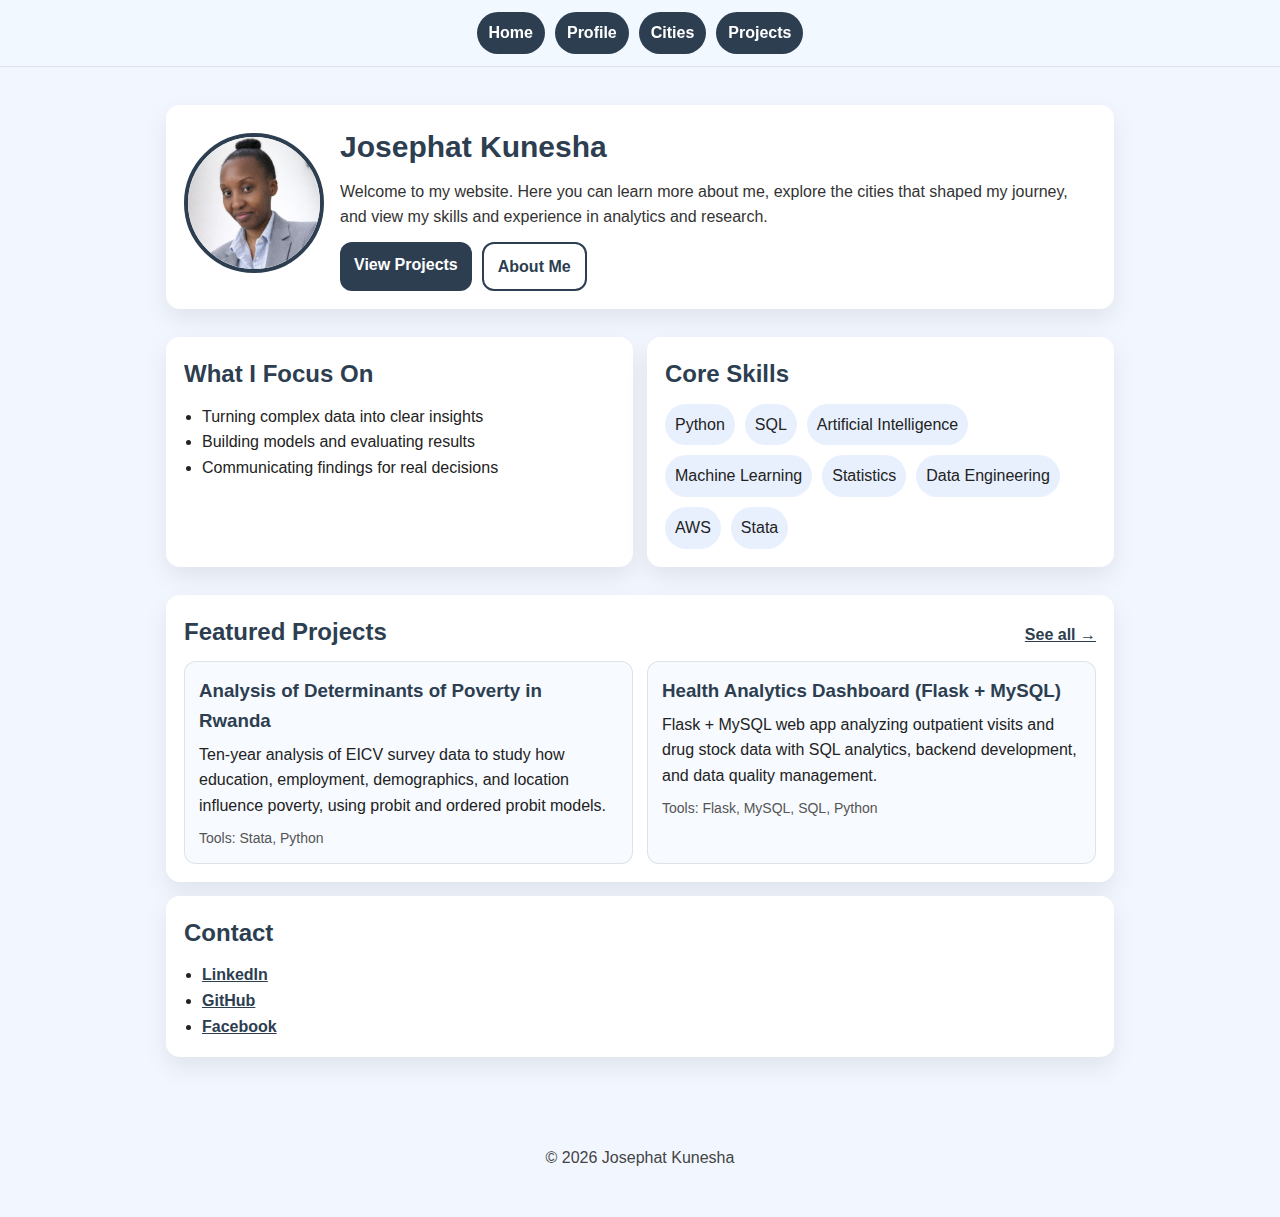
<file: index.html>
<!DOCTYPE html>
<html lang="en">
<head>
  <meta charset="UTF-8">
  <meta name="viewport" content="width=device-width, initial-scale=1.0">
  <title>Josephat Kunesha | Personal Website</title>
  <link rel="stylesheet" href="styles.css">
</head>

<body>

  <a class="skip-link" href="#main">Skip to main content</a>

  <header class="site-header">
    <nav class="nav" aria-label="Primary navigation">
      <a class="nav__link" href="index.html" aria-current="page">Home</a>
      <a class="nav__link" href="Profile.html">Profile</a>
      <a class="nav__link" href="cities.html">Cities</a>
      <a class="nav__link" href="projects.html">Projects</a>
    </nav>
  </header>

  <main id="main" class="container">

    
    <section class="hero card">
      <div class="hero__media">
        <img src="profile.jpg" alt="Portrait of Josephat Kunesha" class="avatar">
      </div>

      <div class="hero__content">
        <h1 class="hero__title">Josephat Kunesha</h1>
        <p class="hero__subtitle">
          Welcome to my website. Here you can learn more about me, explore the cities that shaped my journey,
          and view my skills and experience in analytics and research.
        </p>

        <div class="hero__actions">
          <a class="btn" href="projects.html">View Projects</a>
          <a class="btn btn--ghost" href="Profile.html">About Me</a>
        </div>
      </div>
    </section>

    <section class="grid">
      <article class="card">
        <h2 class="card__title">What I Focus On</h2>
        <ul class="list">
          <li>Turning complex data into clear insights</li>
          <li>Building models and evaluating results</li>
          <li>Communicating findings for real decisions</li>
        </ul>
      </article>

      <article class="card">
        <h2 class="card__title">Core Skills</h2>
        <ul class="pill-list">
          <li>Python</li>
          <li>SQL</li>
          <li>Artificial Intelligence</li>
          <li>Machine Learning</li>
          <li>Statistics</li>
          <li>Data Engineering</li>
          <li>AWS</li>
          <li>Stata</li>
        </ul>
      </article>
    </section>

   
    <section class="card">
      <div class="section-head">
        <h2 class="card__title">Featured Projects</h2>
        <a class="link" href="projects.html">See all →</a>
      </div>

      <div class="grid">
        <article class="project">
          <h3 class="project__title">Analysis of Determinants of Poverty in Rwanda</h3>
          <p class="project__text">
            Ten-year analysis of EICV survey data to study how education, employment, demographics, and location
            influence poverty, using probit and ordered probit models.
          </p>
          <p class="project__meta">Tools: Stata, Python</p>
        </article>

        <article class="project">
          <h3 class="project__title">Health Analytics Dashboard (Flask + MySQL)</h3>
          <p class="project__text">
            Flask + MySQL web app analyzing outpatient visits and drug stock data with SQL analytics,
            backend development, and data quality management.
          </p>
          <p class="project__meta">Tools: Flask, MySQL, SQL, Python</p>
        </article>
      </div>
    </section>

   
    <section class="card">
      <h2 class="card__title">Contact</h2>
      <ul class="list">
        <li>
          <a class="link" href="https://www.linkedin.com/in/josephat-kunesha" target="_blank" rel="noopener noreferrer">
            LinkedIn
          </a>
        </li>
        <li>
          <a class="link" href="https://github.com/kuneshajosephat-droid" target="_blank" rel="noopener noreferrer">
            GitHub
          </a>
        </li>
        <li>
          <a class="link" href="https://www.facebook.com/share/16mThc5Bvf/" target="_blank" rel="noopener noreferrer">
            Facebook
          </a>
        </li>
      </ul>
    </section>

  </main>

  <footer class="site-footer">
    <p>© 2026 Josephat Kunesha</p>
  </footer>
</body>
</html>
</file>
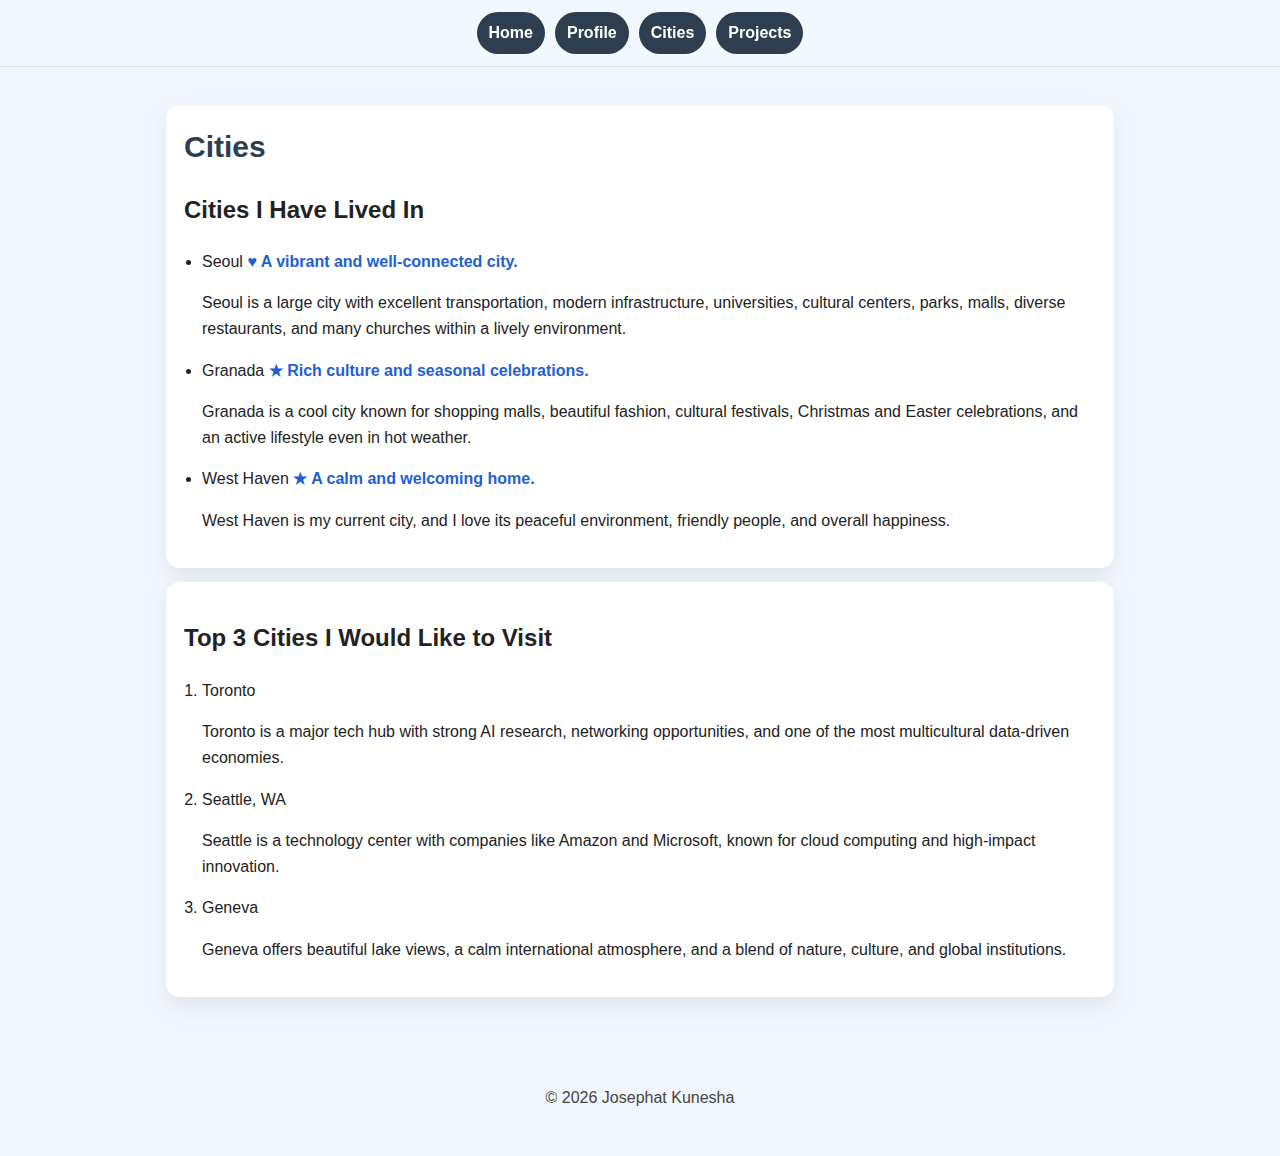
<file: cities.html>
<!DOCTYPE html>
<html lang="en">
<head>
  <meta charset="UTF-8">
  <meta name="viewport" content="width=device-width, initial-scale=1.0">
  <title>Cities</title>
  <link rel="stylesheet" href="styles.css">
</head>

<body>

  
  <a class="skip-link" href="#main">Skip to main content</a>

  <header class="site-header">
    <nav class="nav" aria-label="Primary navigation">
      <a class="nav__link" href="index.html">Home</a>
      <a class="nav__link" href="Profile.html">Profile</a>
      <a class="nav__link" href="cities.html" aria-current="page">Cities</a>
      <a class="nav__link" href="projects.html">Projects</a>
    </nav>
  </header>

  <main id="main" class="container">

    <section class="card">
      <h1 class="hero__title">Cities</h1>

      <h2>Cities I Have Lived In</h2>
      <ul class="list">

        <li>
          Seoul <span>&hearts; A vibrant and well-connected city.</span>
          <p>
            Seoul is a large city with excellent transportation, modern infrastructure, universities,
            cultural centers, parks, malls, diverse restaurants, and many churches within a lively environment.
          </p>
        </li>

        <li>
          Granada <span>&starf; Rich culture and seasonal celebrations.</span>
          <p>
            Granada is a cool city known for shopping malls, beautiful fashion, cultural festivals,
            Christmas and Easter celebrations, and an active lifestyle even in hot weather.
          </p>
        </li>

        <li>
          West Haven <span>&#9733; A calm and welcoming home.</span>
          <p>
            West Haven is my current city, and I love its peaceful environment, friendly people,
            and overall happiness.
          </p>
        </li>

      </ul>
    </section>

    <section class="card">
      <h2>Top 3 Cities I Would Like to Visit</h2>
      <ol class="list">

        <li>
          Toronto
          <p>
            Toronto is a major tech hub with strong AI research, networking opportunities,
            and one of the most multicultural data-driven economies.
          </p>
        </li>

        <li>
          Seattle, WA
          <p>
            Seattle is a technology center with companies like Amazon and Microsoft,
            known for cloud computing and high-impact innovation.
          </p>
        </li>

        <li>
          Geneva
          <p>
            Geneva offers beautiful lake views, a calm international atmosphere,
            and a blend of nature, culture, and global institutions.
          </p>
        </li>

      </ol>
    </section>

  </main>

  <footer class="site-footer">
    <p>© 2026 Josephat Kunesha</p>
  </footer>

</body>
</html>
</file>
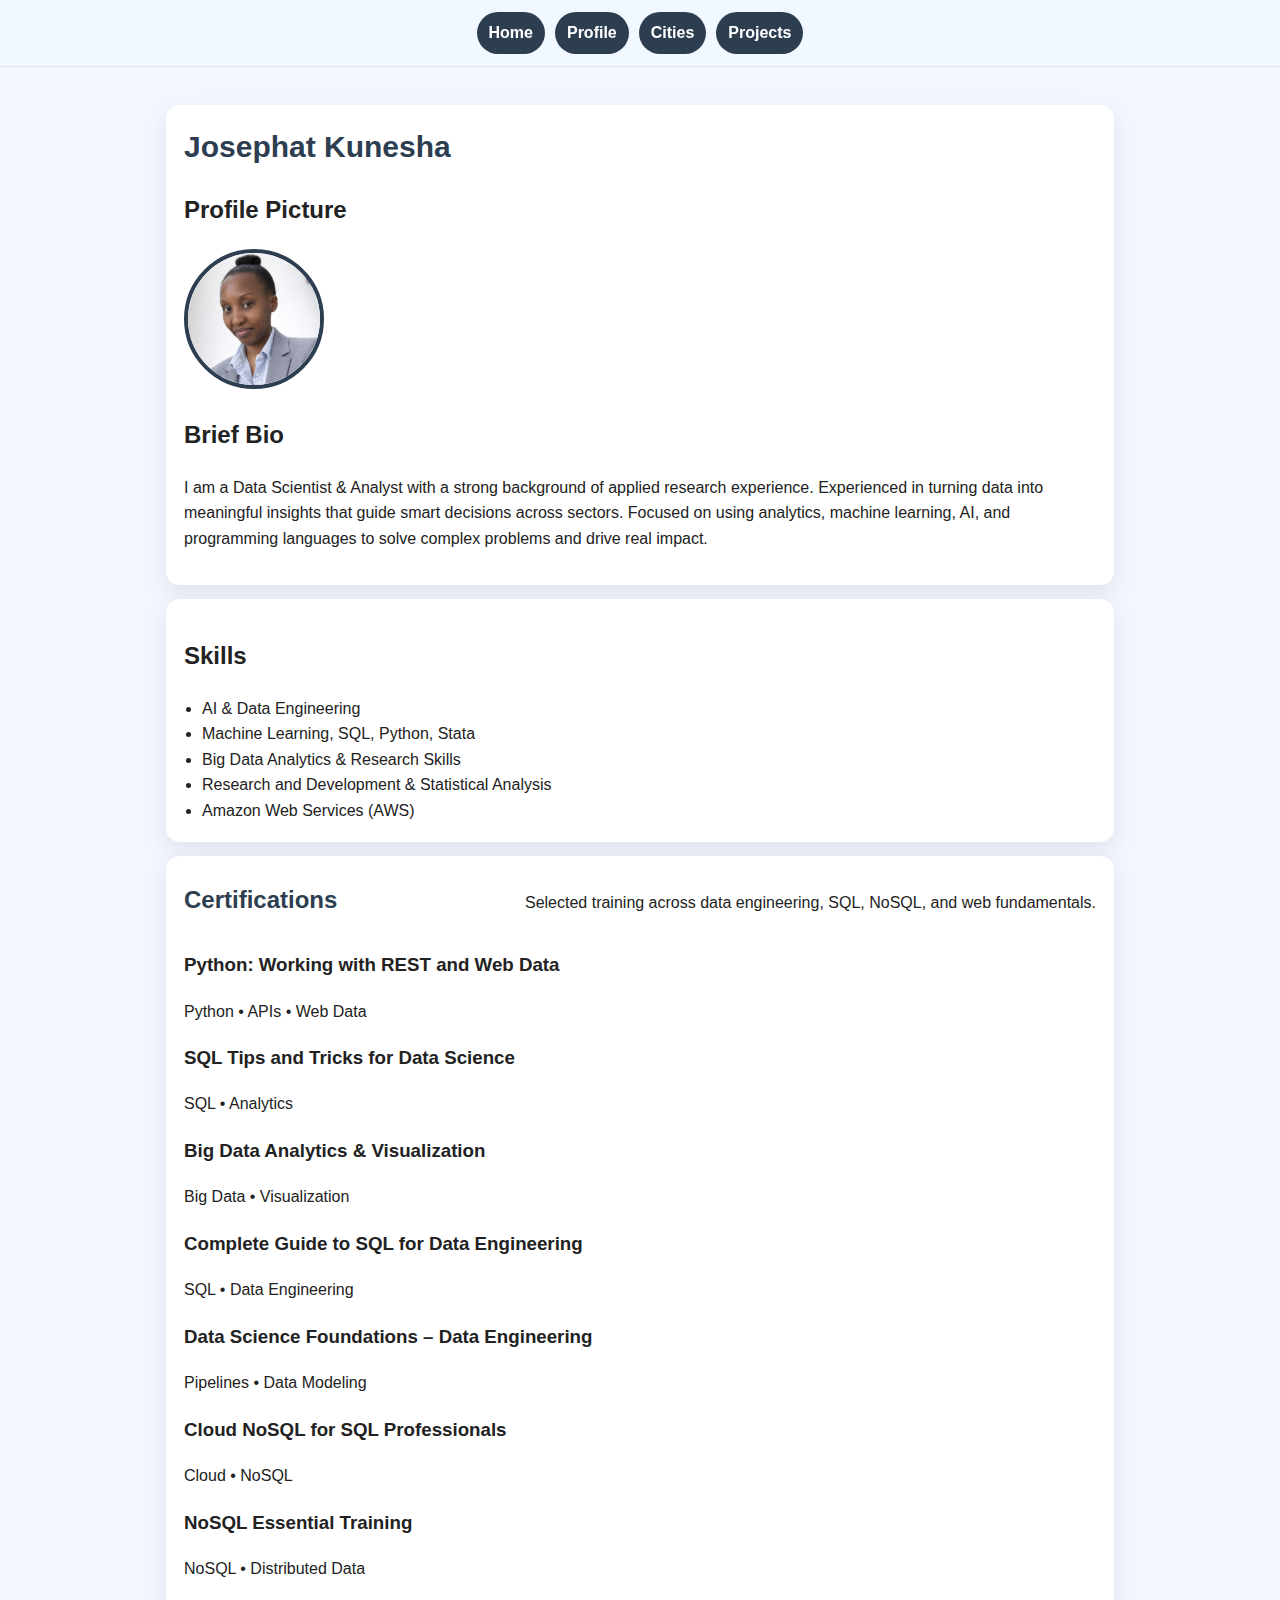
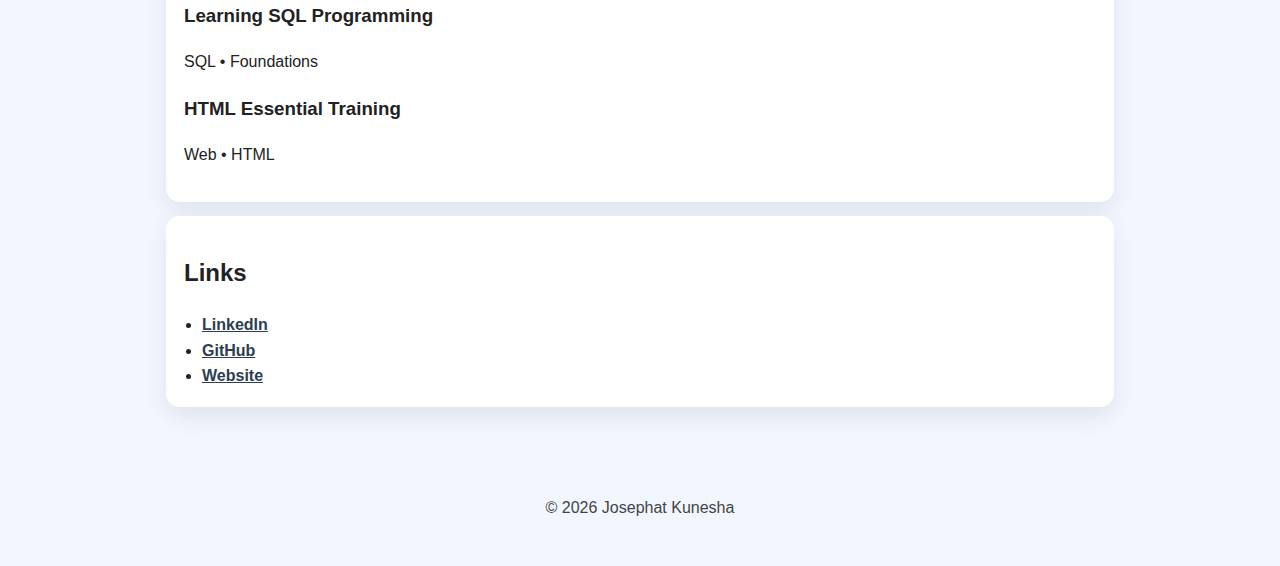
<file: Profile.html>
<!DOCTYPE html>
<html lang="en">
<head>
  <meta charset="UTF-8">
  <meta name="viewport" content="width=device-width, initial-scale=1.0">
  <title>Profile</title>
  <link rel="stylesheet" href="styles.css">
</head>

<body>

  <a class="skip-link" href="#main">Skip to main content</a>

  <header class="site-header">
    <nav class="nav" aria-label="Primary navigation">
      <a class="nav__link" href="index.html">Home</a>
      <a class="nav__link" href="Profile.html" aria-current="page">Profile</a>
      <a class="nav__link" href="cities.html">Cities</a>
      <a class="nav__link" href="projects.html">Projects</a>
    </nav>
  </header>

  <main id="main" class="container">

  
    <section class="card">
      <h1 class="hero__title">Josephat Kunesha</h1>

      <h2>Profile Picture</h2>
      <img src="profile.jpg" alt="Portrait of Josephat Kunesha" class="avatar">

      <h2>Brief Bio</h2>
      <p>
        I am a Data Scientist & Analyst with a strong background of applied research experience.
        Experienced in turning data into meaningful insights that guide smart decisions across sectors.
        Focused on using analytics, machine learning, AI, and programming languages to solve complex
        problems and drive real impact.
      </p>
    </section>

   
    <section class="card">
      <h2>Skills</h2>
      <ul class="list">
        <li>AI & Data Engineering</li>
        <li>Machine Learning, SQL, Python, Stata</li>
        <li>Big Data Analytics & Research Skills</li>
        <li>Research and Development & Statistical Analysis</li>
        <li>Amazon Web Services (AWS)</li>
      </ul>
    </section>

  
    <section class="card">
      <div class="section-head">
        <h2 class="card__title">Certifications</h2>
        <p class="muted">Selected training across data engineering, SQL, NoSQL, and web fundamentals.</p>
      </div>

      <div class="cert-grid">
        <article class="cert">
          <h3 class="cert__title">Python: Working with REST and Web Data</h3>
          <p class="cert__meta">Python • APIs • Web Data</p>
        </article>

        <article class="cert">
          <h3 class="cert__title">SQL Tips and Tricks for Data Science</h3>
          <p class="cert__meta">SQL • Analytics</p>
        </article>

        <article class="cert">
          <h3 class="cert__title">Big Data Analytics & Visualization</h3>
          <p class="cert__meta">Big Data • Visualization</p>
        </article>

        <article class="cert">
          <h3 class="cert__title">Complete Guide to SQL for Data Engineering</h3>
          <p class="cert__meta">SQL • Data Engineering</p>
        </article>

        <article class="cert">
          <h3 class="cert__title">Data Science Foundations – Data Engineering</h3>
          <p class="cert__meta">Pipelines • Data Modeling</p>
        </article>

        <article class="cert">
          <h3 class="cert__title">Cloud NoSQL for SQL Professionals</h3>
          <p class="cert__meta">Cloud • NoSQL</p>
        </article>

        <article class="cert">
          <h3 class="cert__title">NoSQL Essential Training</h3>
          <p class="cert__meta">NoSQL • Distributed Data</p>
        </article>

        <article class="cert">
          <h3 class="cert__title">Learning SQL Programming</h3>
          <p class="cert__meta">SQL • Foundations</p>
        </article>

        <article class="cert">
          <h3 class="cert__title">HTML Essential Training</h3>
          <p class="cert__meta">Web • HTML</p>
        </article>
      </div>
    </section>

    
    <section class="card">
      <h2>Links</h2>
      <ul class="list">
        <li>
          <a class="link" href="https://www.linkedin.com/in/josephat-kunesha" target="_blank" rel="noopener noreferrer">
            LinkedIn
          </a>
        </li>
        <li>
          <a class="link" href="https://github.com/kuneshajosephat-droid" target="_blank" rel="noopener noreferrer">
            GitHub
          </a>
        </li>
        <li>
          <a class="link" href="https://kuneshajosephat-droid.github.io/My-Website-/" target="_blank" rel="noopener noreferrer">
            Website
          </a>
        </li>
      </ul>
    </section>

  </main>

  <footer class="site-footer">
    <p>© 2026 Josephat Kunesha</p>
  </footer>

</body>
</html>
</file>
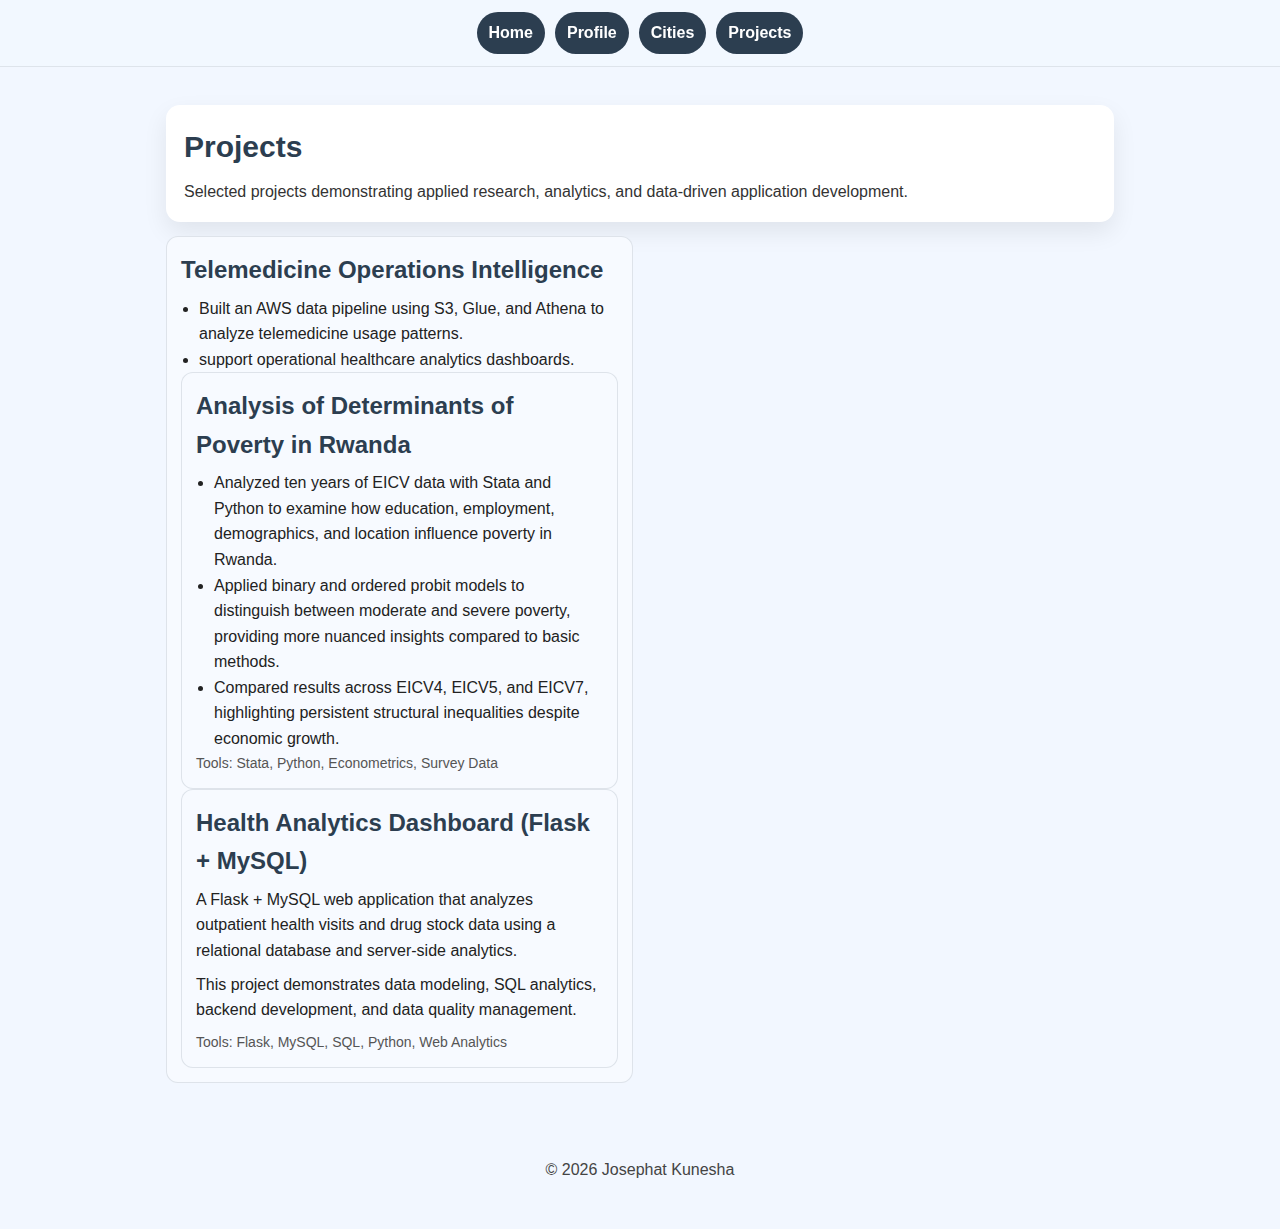
<file: projects.html>
<!DOCTYPE html>
<html lang="en">
<head>
  <meta charset="UTF-8">
  <meta name="viewport" content="width=device-width, initial-scale=1.0">
  <title>Projects | Josephat Kunesha</title>
  <link rel="stylesheet" href="styles.css">
</head>

<body>
  <a class="skip-link" href="#main">Skip to main content</a>

  <header class="site-header">
    <nav class="nav" aria-label="Primary navigation">
      <a class="nav__link" href="index.html">Home</a>
      <a class="nav__link" href="Profile.html">Profile</a>
      <a class="nav__link" href="cities.html">Cities</a>
      <a class="nav__link" href="projects.html" aria-current="page">Projects</a>
    </nav>
  </header>

  <main id="main" class="container">

    <section class="card">
      <h1 class="hero__title">Projects</h1>
      <p class="hero__subtitle" style="text-align:left;">
        Selected projects demonstrating applied research, analytics, and data-driven application development.
      </p>
    </section>

    <section class="grid">

<article class="project">
        <h2 class="project__title">Telemedicine Operations Intelligence</h2>

        <ul class="list">
          <li>
            Built an AWS data pipeline using S3, Glue, and Athena to analyze telemedicine usage patterns.
          </li>
          <li>
            support operational healthcare analytics dashboards.
          </li>
        </ul>

      <article class="project">
        <h2 class="project__title">Analysis of Determinants of Poverty in Rwanda</h2>

        <ul class="list">
          <li>
            Analyzed ten years of EICV data with Stata and Python to examine how education, employment,
            demographics, and location influence poverty in Rwanda.
          </li>
          <li>
            Applied binary and ordered probit models to distinguish between moderate and severe poverty,
            providing more nuanced insights compared to basic methods.
          </li>
          <li>
            Compared results across EICV4, EICV5, and EICV7, highlighting persistent structural inequalities
            despite economic growth.
          </li>
        </ul>

        <p class="project__meta">Tools: Stata, Python, Econometrics, Survey Data</p>
      </article>

   
      <article class="project">
        <h2 class="project__title">Health Analytics Dashboard (Flask + MySQL)</h2>

        <p class="project__text">
          A Flask + MySQL web application that analyzes outpatient health visits and drug stock data
          using a relational database and server-side analytics.
        </p>

        <p class="project__text">
          This project demonstrates data modeling, SQL analytics, backend development,
          and data quality management.
        </p>

        <p class="project__meta">Tools: Flask, MySQL, SQL, Python, Web Analytics</p>
      </article>

    </section>

  </main>

  <footer class="site-footer">
    <p>© 2026 Josephat Kunesha</p>
  </footer>
</body>
</html>
</file>
<file: styles.css>
* { box-sizing: border-box; }
html { scroll-behavior: smooth; }

body {
  margin: 0;
  font-family: Arial, sans-serif;
  background: #f2f7ff;
  color: #222;
  line-height: 1.6;
  font-size: 16px;
}


.skip-link {
  position: absolute;
  left: -999px;
  top: 10px;
  background: #000;
  color: #fff;
  padding: 10px 12px;
  border-radius: 8px;
  z-index: 1000;
}
.skip-link:focus { left: 10px; }

.container {
  max-width: 980px;
  margin: 0 auto;
  padding: 24px 16px 40px;
}

.site-header {
  position: sticky;
  top: 0;
  background: rgba(242, 247, 255, 0.9);
  backdrop-filter: blur(8px);
  border-bottom: 1px solid rgba(0,0,0,0.08);
  z-index: 10;
}


.nav {
  max-width: 980px;
  margin: 0 auto;
  padding: 12px 16px;
  display: flex;
  gap: 10px;
  flex-wrap: wrap;
  justify-content: center;
}

.nav__link {
  background: #2c3e50;
  color: #fff;
  text-decoration: none;
  font-weight: bold;
  padding: 8px 12px;
  border-radius: 999px;
  display: inline-block;
}

.nav__link:hover { opacity: 0.9; }
.nav__link:focus {
  outline: 3px solid #000;
  outline-offset: 3px;
}


.card {
  background: #fff;
  border-radius: 14px;
  padding: 18px;
  box-shadow: 0 10px 24px rgba(0,0,0,0.08);
  margin: 14px 0;
}

.card__title {
  margin: 0 0 10px;
  color: #2c3e50;
}


.hero {
  display: grid;
  grid-template-columns: 140px 1fr;
  gap: 16px;
  align-items: center;
}

.hero__title {
  margin: 0;
  color: #2c3e50;
  font-size: 30px;
}

.hero__subtitle {
  margin: 8px 0 0;
  color: #333;
}

.hero__actions {
  margin-top: 12px;
  display: flex;
  gap: 10px;
  flex-wrap: wrap;
}


.avatar {
  width: 140px;
  height: 140px;
  object-fit: cover;
  border-radius: 50%;
  border: 4px solid #2c3e50;
}


.btn {
  display: inline-block;
  background: #2c3e50;
  color: #fff;
  text-decoration: none;
  font-weight: bold;
  padding: 10px 14px;
  border-radius: 12px;
}

.btn:hover { opacity: 0.9; }

.btn--ghost {
  background: transparent;
  color: #2c3e50;
  border: 2px solid #2c3e50;
}

.link {
  color: #2c3e50;
  font-weight: bold;
  text-decoration: underline;
}

.link:hover { opacity: 0.85; }
.link:focus {
  outline: 3px solid #000;
  outline-offset: 3px;
}

a { transition: 0.3s; }


.grid {
  display: grid;
  grid-template-columns: repeat(2, minmax(0, 1fr));
  gap: 14px;
}


.list { padding-left: 18px; margin: 0; }

.pill-list {
  list-style: none;
  padding-left: 0;
  margin: 0;
  display: flex;
  flex-wrap: wrap;
  gap: 10px;
}

.pill-list li {
  background: #e8f0fe;
  padding: 8px 10px;
  border-radius: 999px;
}


.project {
  background: #f7faff;
  border: 1px solid rgba(44,62,80,0.12);
  border-radius: 12px;
  padding: 14px;
}

.project__title { margin: 0 0 6px; color: #2c3e50; }
.project__text { margin: 0 0 8px; }
.project__meta { margin: 0; color: #555; font-size: 14px; }

.section-head {
  display: flex;
  align-items: baseline;
  justify-content: space-between;
  gap: 12px;
}


span {
  color: #1f5fd4;
  font-weight: bold;
}


.site-footer {
  text-align: center;
  color: #444;
  padding: 18px 12px 30px;
}


@media (max-width: 700px) {
  .hero { grid-template-columns: 1fr; text-align: center; }
  .avatar { margin: 0 auto; }
  .grid { grid-template-columns: 1fr; }
  .section-head { flex-direction: column; align-items: flex-start; }
}
</file>
